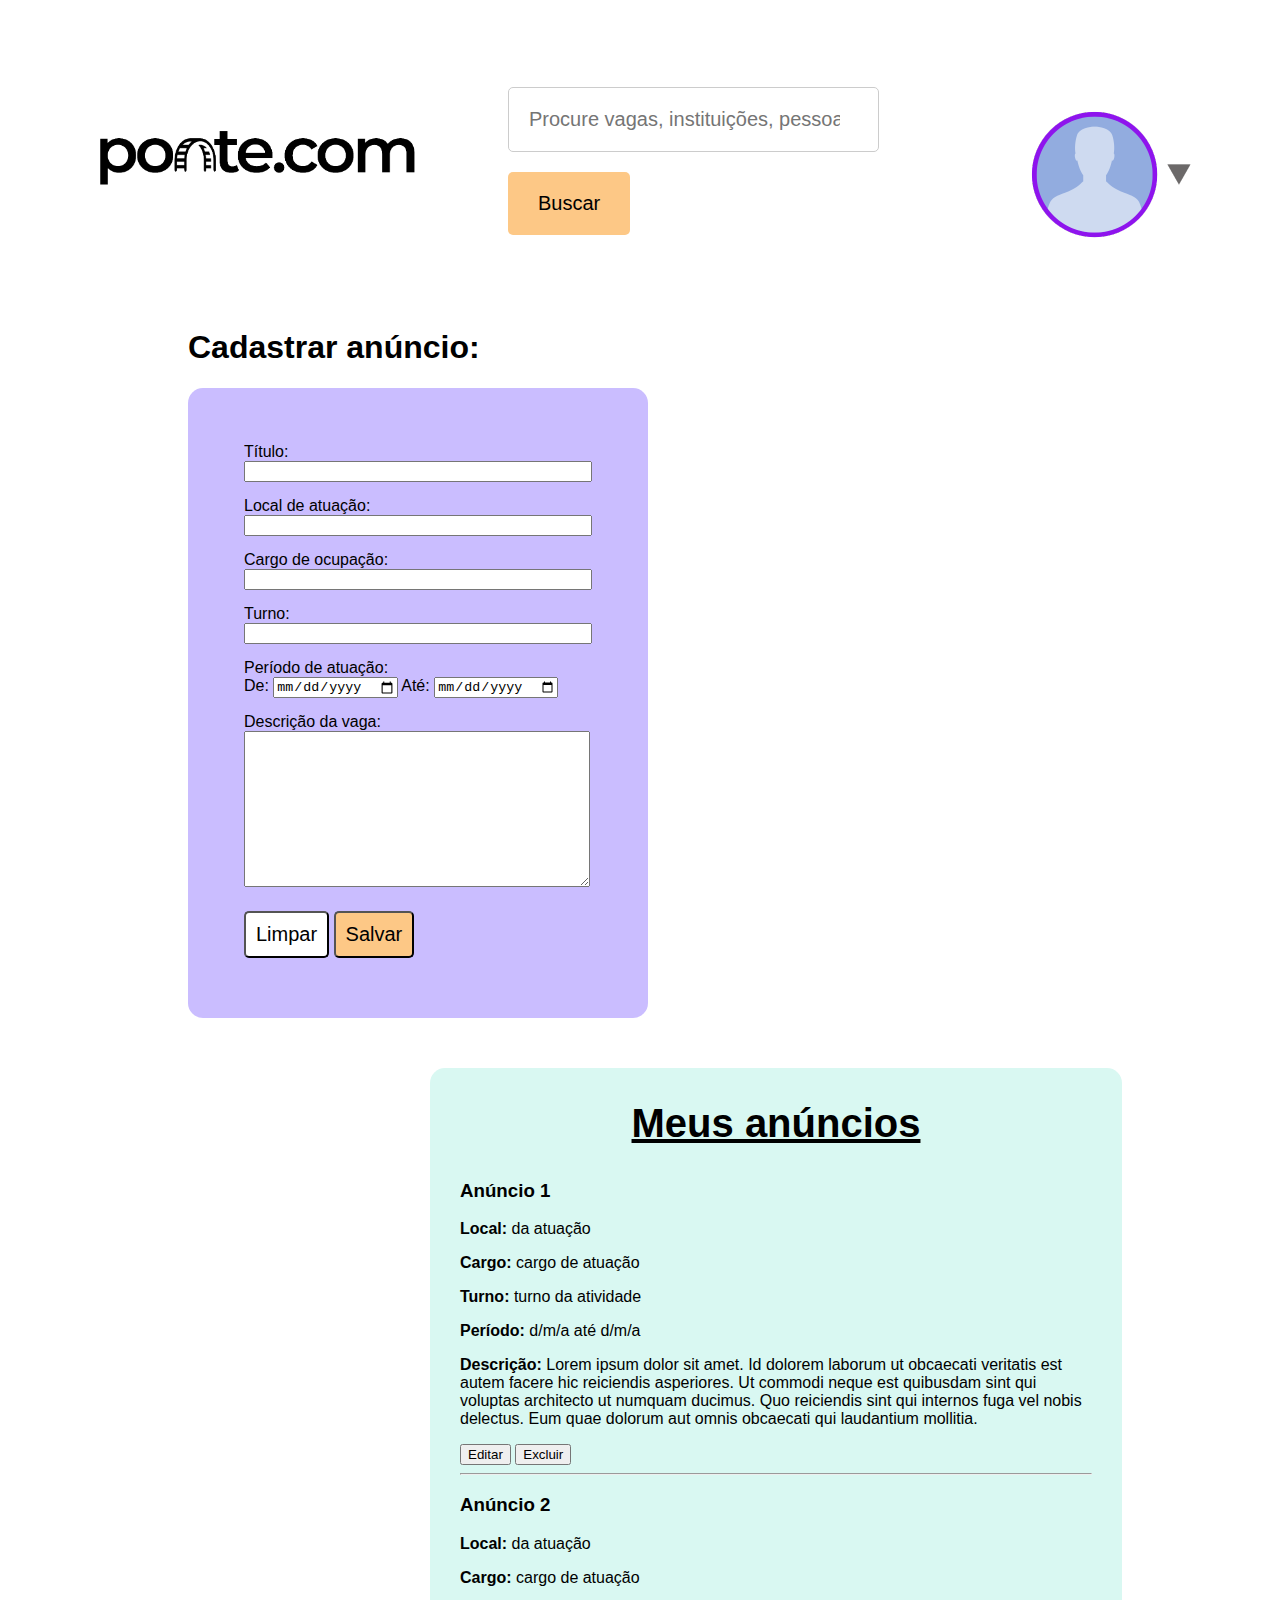
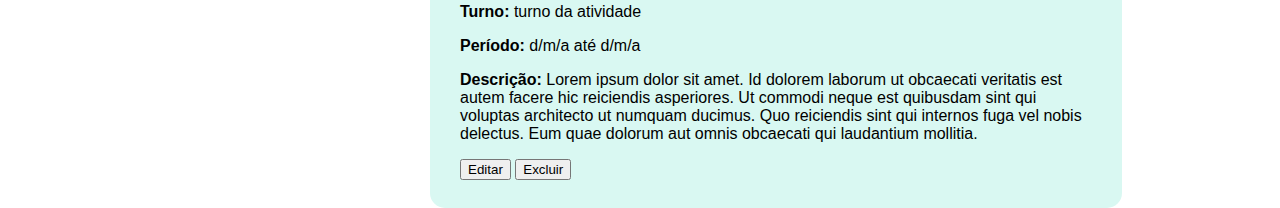
<file: index.html>
<!DOCTYPE html>
<html lang="pt-br">
<head>
    <meta charset="UTF-8">
    <meta http-equiv="X-UA-Compatible" content="IE=edge">
    <meta name="viewport" content="width=device-width, initial-scale=1.0">
    <title>Anúncios de vagas para voluntários</title>
    <link rel="stylesheet" type="text/css" href="css/style.css">
</head>
<body>
    <div class="container">
        <div class="header">
            <img src="img/logo.svg" alt="logotipo ponte.com"> 
            <form class="form" action="/search" method="get">
                <label class="label" for="search"></label>
                <input class="input" type="search" id="search" name="q" placeholder="Procure vagas, instituições, pessoas...">
                <button class="button" type="submit">Buscar</button>
            </form>
                <img src="img/perfil.png" alt="foto de perfil do usuário">
        </div>
        <div class="main-title">
            <h1>Cadastrar anúncio:</h1>
        </div>
        <div class="form-container">
            <form>
                <div class="box-input">
                    <label for="title">Título:</label> <br>
                    <input 
                    type="text" 
                    name="title" 
                    id="title" 
                    class="block" 
                    minlength="1" 
                    maxlength="30">
                </div>
                <div class="box-input">
                    <label for="prince">Local de atuação:</label> <br>
                    <input 
                    type="text" 
                    id="local" 
                    name="local" 
                    class="block">
                </div>
                <div class="box-input">
                    <label for="title">Cargo de ocupação:</label> <br>
                    <input 
                    type="text" 
                    name="office" 
                    id="office" 
                    class="block" 
                    minlength="1" 
                    maxlength="30">
                </div>  
                <div class="box-input">
                    <label for="title">Turno:</label> <br>
                    <input 
                    type="text" 
                    name="shift" 
                    id="shift" 
                    class="block" 
                    minlength="1" 
                    maxlength="30">
                </div> 
                <div class="box-input">
                    <label for="acting-date">Período de atuação:</label><br>
                    De:
                    <input
                    type="date" 
                    name="start-date" 
                    id="start-date" 
                    class="block-date">
                    Até:
                    <input 
                    type="date" 
                    name="end-date" 
                    id="end-date" 
                    class="block-date">
                </div> 
                <div class="box-input">
                    <label for="description">Descrição da vaga:</label><br>
                    <textarea 
                    name="description" 
                    id="description" 
                    class="block" 
                    cols="30" 
                    rows="10"
                    required
                    placeholder="Descreva seu veículo">
                    </textarea>
                </div>
                <input type="submit" class="btn-submit-0" value="Limpar">
                <input type="submit" class="btn-submit-1" value="Salvar">
            </form>
        </div>
        <div class="adverts">
            <h2 class="title-2"><u>Meus anúncios</u></h2>
            <h3>Anúncio 1</h3>
            <p><b>Local:</b> da atuação</p>
            <p><b>Cargo:</b> cargo de atuação</p>
            <p><b>Turno:</b> turno da atividade</p>
            <p><b>Período:</b> d/m/a até d/m/a</p>
            <p><b>Descrição:</b> Lorem ipsum dolor sit amet. Id dolorem laborum ut obcaecati veritatis est autem facere hic reiciendis asperiores. Ut commodi neque est quibusdam sint qui voluptas architecto ut numquam ducimus. Quo reiciendis sint qui internos fuga vel nobis delectus. Eum quae dolorum aut omnis obcaecati qui laudantium mollitia.</p>
            <input type="submit" class="btn-submit-edit" value="Editar">
            <input type="submit" class="btn-submit-delete" value="Excluir">
            <hr>
            <h3>Anúncio 2</h3>
            <p><b>Local:</b> da atuação</p>
            <p><b>Cargo:</b> cargo de atuação</p>
            <p><b>Turno:</b> turno da atividade</p>
            <p><b>Período:</b> d/m/a até d/m/a</p>
            <p><b>Descrição:</b> Lorem ipsum dolor sit amet. Id dolorem laborum ut obcaecati veritatis est autem facere hic reiciendis asperiores. Ut commodi neque est quibusdam sint qui voluptas architecto ut numquam ducimus. Quo reiciendis sint qui internos fuga vel nobis delectus. Eum quae dolorum aut omnis obcaecati qui laudantium mollitia.</p>
            <input type="submit" class="btn-submit-edit" value="Editar">
            <input type="submit" class="btn-submit-delete" value="Excluir">
        </div>          
</body>
</html>
</file>
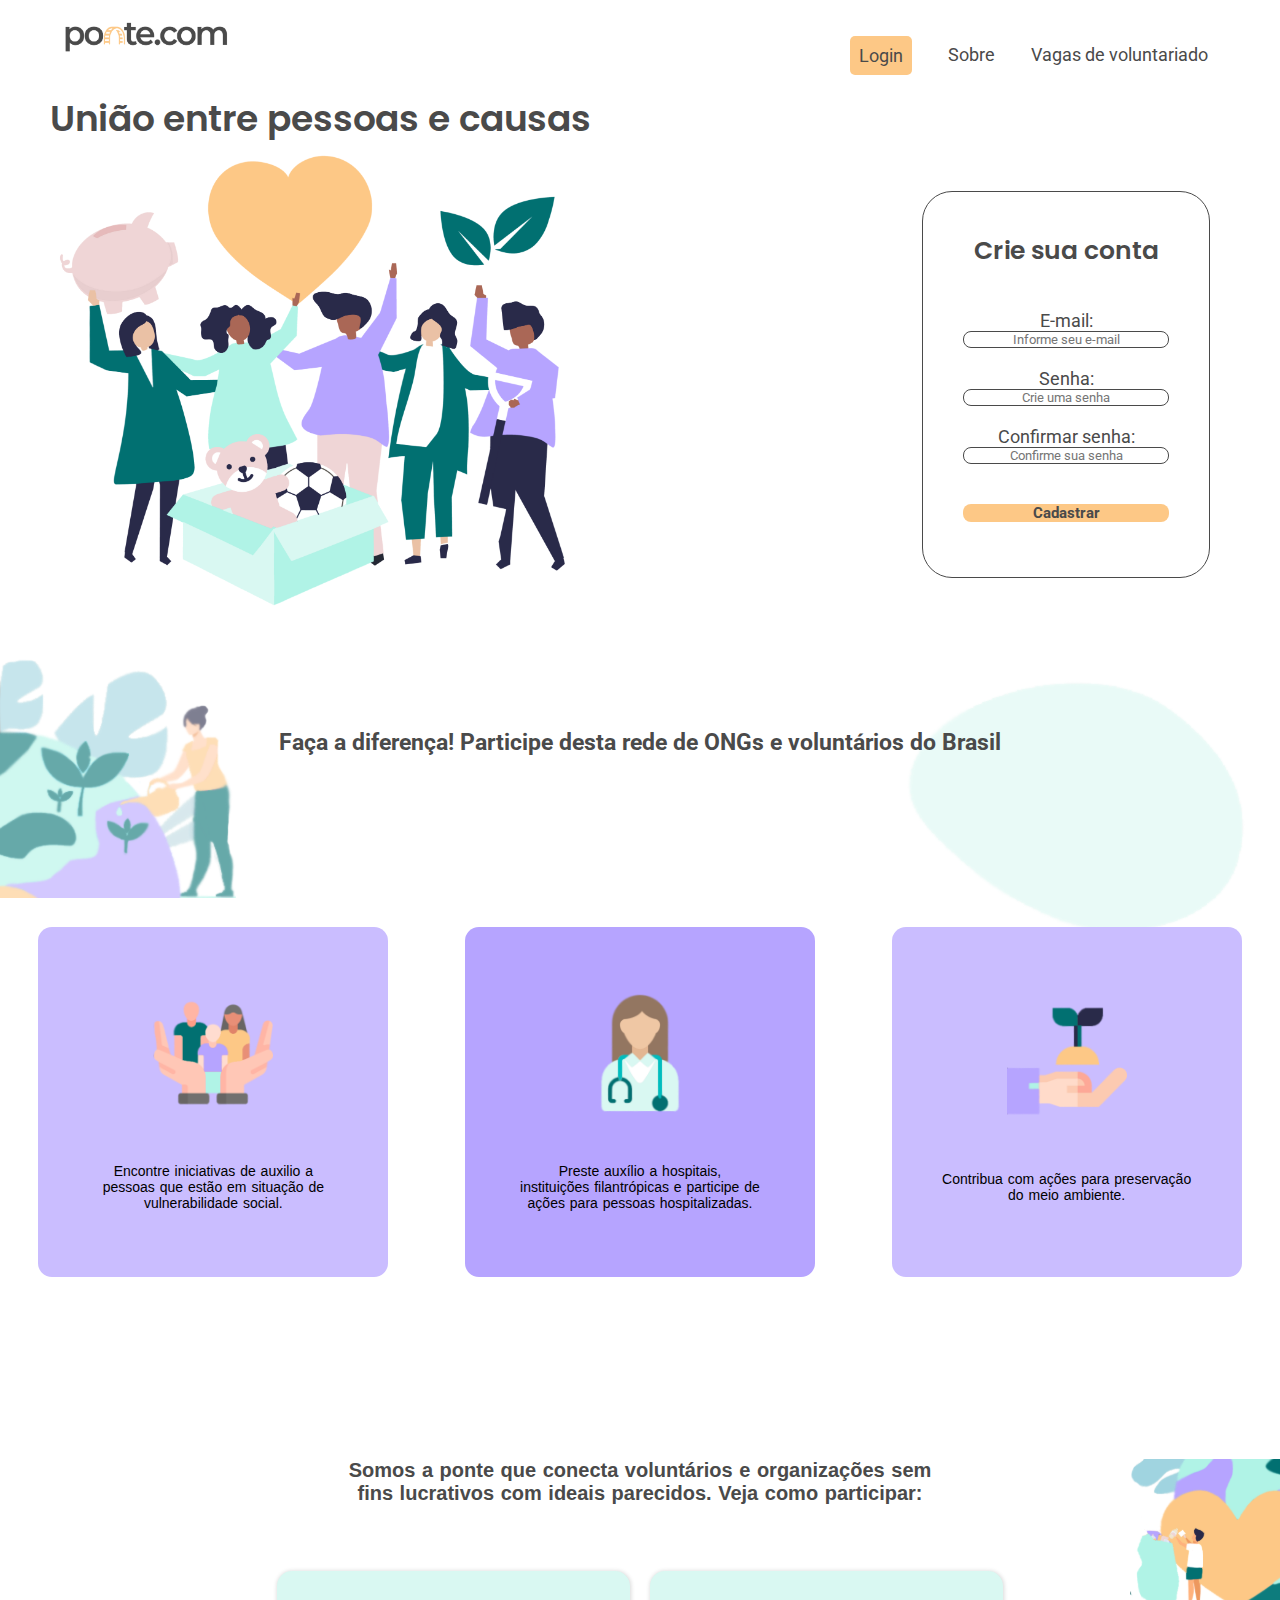
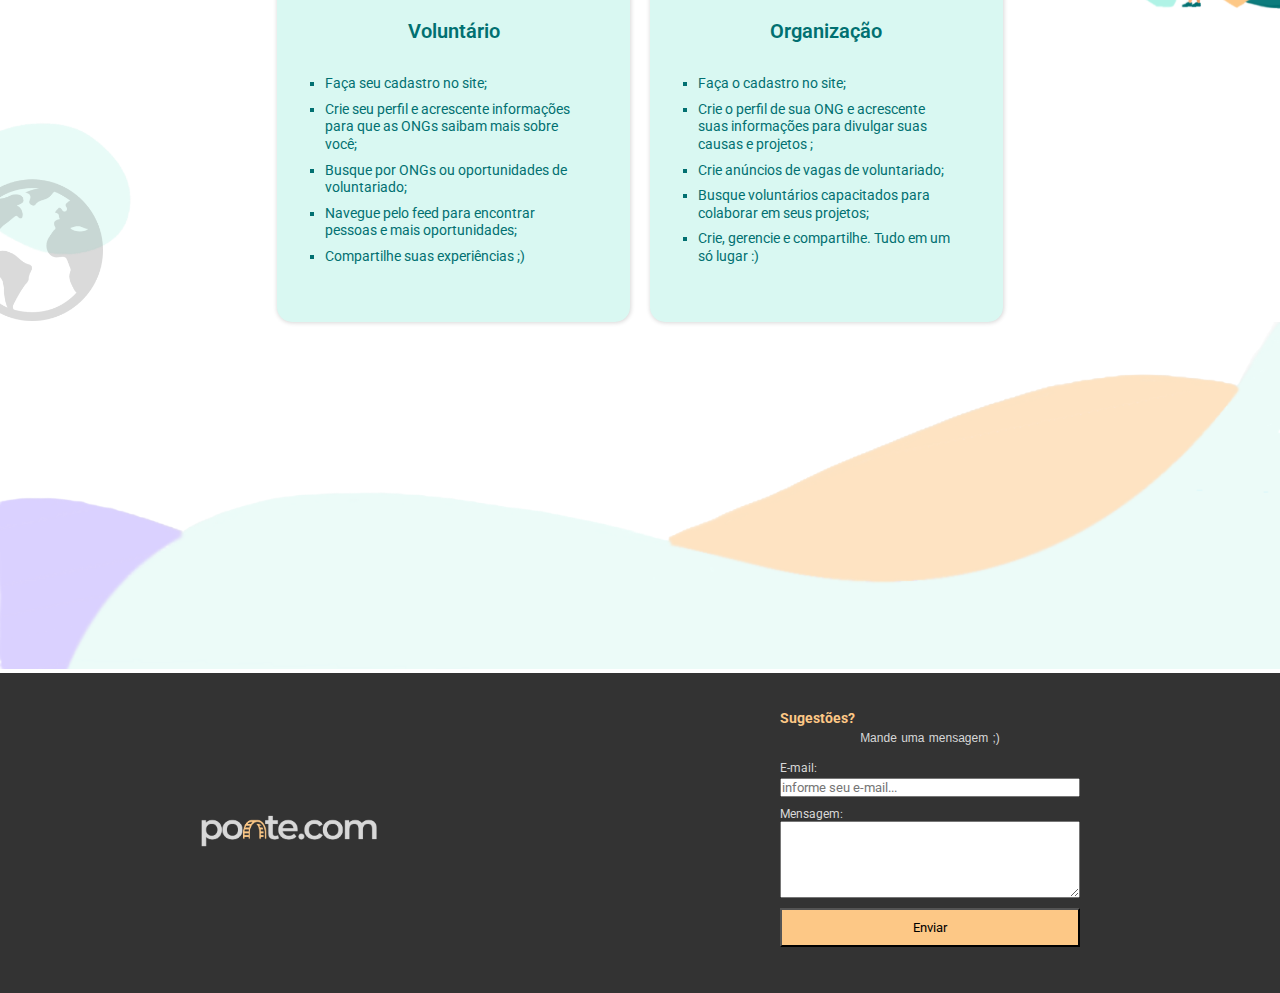
<file: src/index.html>
<!DOCTYPE html>
<html lang="pt">
  <head>
    <meta charset="UTF-8" />
    <meta http-equiv="X-UA-Compatible" content="IE=edge" />
    <meta name="viewport" content="width=device-width, initial-scale=1.0" />
    <link rel="stylesheet" href="css/style.css" />
    <link rel="preconnect" href="https://fonts.googleapis.com" />
    <link rel="preconnect" href="https://fonts.gstatic.com" crossorigin />
    <link
      href="https://fonts.googleapis.com/css2?family=Poppins:wght@400;500;600&family=Roboto&display=swap"
      rel="stylesheet"
    />
    <title>Homepage</title>
  </head>

  <body>
    <header class="wrapper">
      <img src="img/Logo Pontecom Cor.png" alt="Logo do site ponte.com. A letra N da palavra possui formato de ponte." />
      <ul class="wrapper-navbar">
        <li class="wrapper-button-active">Login</li>
        <li class="wrapper-li">Sobre</li>
        <li class="wrapper-li">Vagas de voluntariado</li>
      </ul>
    </header>

    <main class="container">
      <div class="container-image">
        <h1>União entre pessoas e causas</h1>
        <img
          src="img/VETOR Principal.png"
          alt="Imagem de pessoas e elementos que remetem a voluntariado."
        />
      </div>

      <div class="container-card">
        <div class="margin-flexbox">
          <h1>Crie sua conta</h1>
          <form class="container-content">
            <label>E-mail:</label>
            <input type="text" placeholder="Informe seu e-mail" />
            <label>Senha:</label>
            <input type="password" placeholder="Crie uma senha" />
            <label>Confirmar senha:</label>
            <input type="password" placeholder="Confirme sua senha" />
            <button>Cadastrar</button>
          </form>
        </div>
      </div>
    </main>
    <!-- ================================================================================= -->
    <!-- Parte Central Jefferson e Leandro -->
      <section class="section">
        <!-- <div class="container-central"> -->
          <div class="container-superior">
              <div class="texto-superior">
                  <h3>Faça a diferença! Participe desta rede de ONGs e voluntários do Brasil</h3>
              </div>
              <div class="parte-superior">
                <div class="main-superior">
                      <!-- A imagem foi adicionada no CSS como URL -->
                  </div>
                  <div class="aside-superior">
                      <div class="img-right">
                          <img src="img/VetorTinta1.png" alt="mancha de cor azul">
                      </div>
                  </div>
              </div>
          </div>
          <div class="card">
              <div class="card-item">
                  <img src="img/VetorMeio1.png" alt="familia">
                  <p> Encontre iniciativas de auxilio a <br>pessoas que estão em situação de vulnerabilidade social.</p>
              </div>
              <div class="card-item">
                  <img src="img/VetorMeio2.png" alt="mulher">
                  <p> Preste auxílio a hospitais,<br> instituições filantrópicas e participe de <br>ações para pessoas hospitalizadas.</p>
              </div>
              <div class="card-item">
                  <img src="img/VetorMeio3.png" alt="mundo">
                  <p> Contribua com ações para preservação <br>do meio ambiente.</p>
              </div>
          </div>
        </div>
    </section>


    <!-- ================================================================================= -->
    <!-- ================================================================================= -->
    <!-- ================================================================================= -->

    <!-- código Ademir e Thiago a partir daqui -->

  <!-- ================================================================================= -->
  <!-- ================================================================================= -->
    <!-- ================================================================================= -->
    <div id="bottomPlace">

      <!-- seção de instruções(CARDS) -->
      <section id="instructions">
        <div id="principalCall">
          <p>
            Somos a ponte que conecta voluntários e
            organizações sem fins lucrativos com ideais parecidos. Veja como
            participar:
          </p>
        </div>

        <div id="generalContainerOfGreenCards">
          <div class="greenCard">
            <h2>Voluntário</h2>
            <ul>
              <li>Faça seu cadastro no site;</li>
              <li>
                Crie seu perfil e acrescente informações para que as ONGs saibam
                mais sobre você;
              </li>
              <li>Busque por ONGs ou oportunidades de voluntariado;</li>
              <li>
                Navegue pelo feed para encontrar pessoas e mais oportunidades;
              </li>
              <li>Compartilhe suas experiências ;)</li>
            </ul>
          </div>

          <div class="greenCard">
            <h2>Organização</h2>
            <ul>
              <li>Faça o cadastro no site;</li>
              <li>
                Crie o perfil de sua ONG e acrescente suas informações para
                divulgar suas causas e projetos ;
              </li>
              <li>Crie anúncios de vagas de voluntariado;</li>
              <li>
                Busque voluntários capacitados para colaborar em seus projetos;
              </li>
              <li>Crie, gerencie e compartilhe. Tudo em um só lugar :)</li>
            </ul>
          </div>
        </div>
    </div>
  </section>

<!-- decoração do footer -->
        <div id="decFooter">
          <img src="img/decfooter1.png" alt="" id="decFooter">
        </div>

<!-- Footer -->
      <footer>
        <div id="footerContainer">
          <div id="logoFooter">
            <a href="#">
              <img
                src="img/logoCor2.png"
                alt="logo em cor clara"
              />
            </a>
          </div>

          <div id="formFooter">
            <div id="sugestionsFooter">
              <h3>Sugestões?</h3>
              <p>Mande uma mensagem ;)</p>
            </div>

            <form action="mensagem.php">
              <label for="email" title="Informe seu email mais usado">
                E-mail:
              </label>
              <input
                type="email"
                name="email"
                id=""
                placeholder="informe seu e-mail..."
              />

              <label for="message">Mensagem:</label>
              <textarea
                type="textarea"
                name="message"
                title="Mensagem"

                cols="30"
                rows="5"
                placeholder="escreva aqui sua mensagem..."
              >
              </textarea>

              <input
                type="submit"
                value="Enviar"
                name="enviar"
                class="btnLight"
              />
            </form>
          </div>
        </div>
      </footer>
          <!-- ================================================================================= -->
    <!-- ================================================================================= -->
    <!-- ================================================================================= -->

    <!-- Término do código de Ademir e Thiago aqui -->

  <!-- ================================================================================= -->
  <!-- ================================================================================= -->
    <!-- ================================================================================= -->
  </body>
</html>
</file>
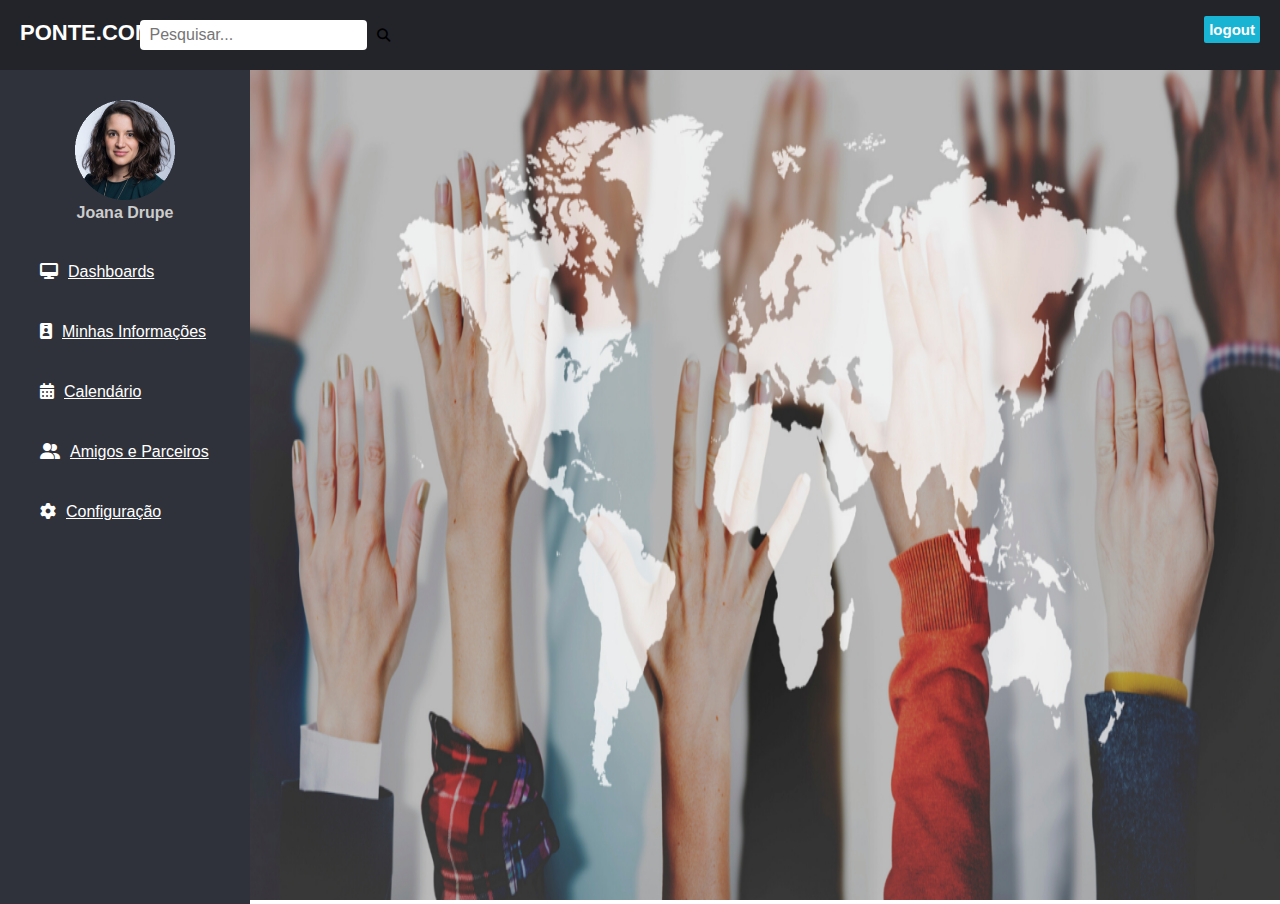
<file: dasboard.html>
<!DOCTYPE html>
<html lang="pt-br">
<head>
    <meta charset="UTF-8">
    <meta http-equiv="X-UA-Compatible" content="IE=edge">
    <meta name="viewport" content="width=device-width, initial-scale=1.0">
    <link rel="stylesheet" href="dasborad.css">
    <link rel="stylesheet" href="https://cdnjs.cloudflare.com/ajax/libs/font-awesome/6.4.0/css/all.min.css">
    <title>Dashboard</title>
</head>
    <body>
        <!-- Toda parte á cima da foto de perfil. -->
        <input type="checkbox" id="check">
        <header>
            <label for="check">
                <i class="fa-solid fa-bars" id="sidebar-btn"></i>
            </label>
                <div class="left-area"> <!-- Segnifica que essa parte vai ficar na esquerda. -->
                    <h3>Ponte<sp-an>.com</span></h3>
                </div>
                <div class="right-area"> <!-- Segnifica que essa parte vai ficar na direita. -->
                    <a href="#" class="logout-btn">logout</a>
                </div>
                <div>
                    <form>
                        <input type="text" name="search" placeholder="Pesquisar...">
                        <button type="submit"><i class="fas fa-search"></i></button>
                    </form>
                </div>
        </header>
        <!-- Fechamento da parte de cima da tela. -->
                <div class="sidebar"><!-- Aqui se inicia a barra lateral junto com a foto de perfil. -->
                <center>
                    <img src="./docs/img/JoanaDrupe.png" class="foto-de-perfil" alt="#">
                    <h4> Joana Drupe</h4>
                </center>
                    <a href="#"><i class="fas fa-desktop"></i><span>Dashboards</span></a>
                    <a href="#"><i class="fas fa-id-badge"></i></i><span>Minhas Informações</span></a>
                    <a href="#"><i class="fas fa-calendar-days"></i><span>Calendário</span></a>
                    <a href="#"><i class="fas fa-user-group"></i><span>Amigos e Parceiros</span></a>
                    <a href="#"><i class="fas fa-gear"></i><span>Configuração</span></a>
                </div><!-- Fechamento da barra lateral inteira com a foto de perfil. -->
                <div class="content">
                    <img src="./docs/img/banner.png" class="banner-de-fundo" alt="#" width="100%" height="100%">
                </div>
    </body>
</html>
</file>
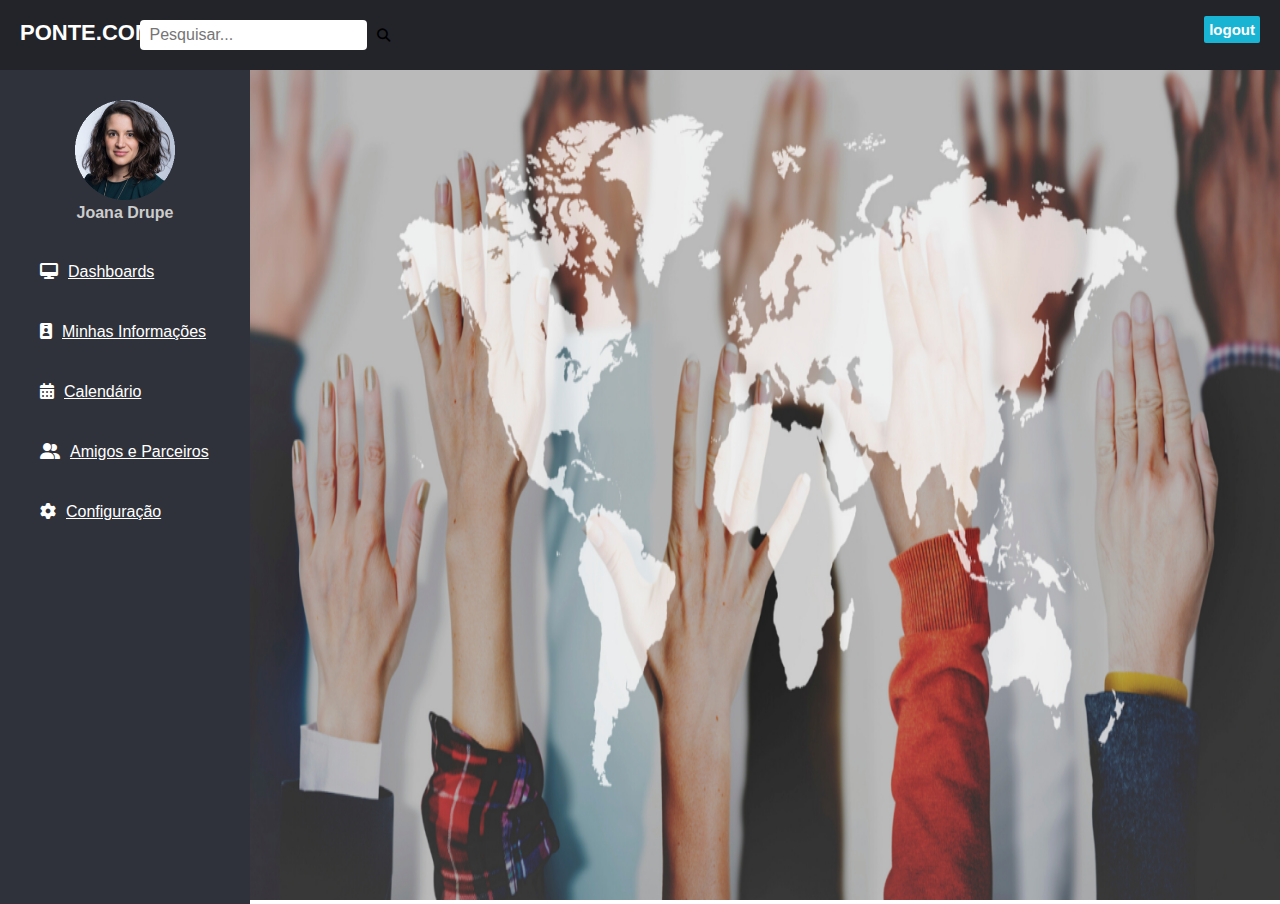
<file: src/dasboard.html>
<!DOCTYPE html>
<html lang="pt-br">
<head>
    <meta charset="UTF-8">
    <meta http-equiv="X-UA-Compatible" content="IE=edge">
    <meta name="viewport" content="width=device-width, initial-scale=1.0">
    <link rel="stylesheet" href="dasborad.css">
    <link rel="stylesheet" href="https://cdnjs.cloudflare.com/ajax/libs/font-awesome/6.4.0/css/all.min.css">
    <title>Dashboard</title>
</head>
    <body>
        <!-- Toda parte á cima da foto de perfil. -->
        <input type="checkbox" id="check">
        <header>
            <label for="check">
                <i class="fa-solid fa-bars" id="sidebar-btn"></i>
            </label>
                <div class="left-area"> <!-- Segnifica que essa parte vai ficar na esquerda. -->
                    <h3>Ponte<sp-an>.com</span></h3>
                </div>
                <div class="right-area"> <!-- Segnifica que essa parte vai ficar na direita. -->
                    <a href="#" class="logout-btn">logout</a>
                </div>
                <div>
                    <form>
                        <input type="text" name="search" placeholder="Pesquisar...">
                        <button type="submit"><i class="fas fa-search"></i></button>
                    </form>
                </div>
        </header>
        <!-- Fechamento da parte de cima da tela. -->
                <div class="sidebar"><!-- Aqui se inicia a barra lateral junto com a foto de perfil. -->
                <center>
                    <img src="/docs/img/JoanaDrupe.png" class="foto-de-perfil" alt="#">
                    <h4> Joana Drupe</h4>
                </center>
                    <a href="#"><i class="fas fa-desktop"></i><span>Dashboards</span></a>
                    <a href="#"><i class="fas fa-id-badge"></i></i><span>Minhas Informações</span></a>
                    <a href="#"><i class="fas fa-calendar-days"></i><span>Calendário</span></a>
                    <a href="#"><i class="fas fa-user-group"></i><span>Amigos e Parceiros</span></a>
                    <a href="#"><i class="fas fa-gear"></i><span>Configuração</span></a>
                </div><!-- Fechamento da barra lateral inteira com a foto de perfil. -->
                <div class="content">
                    <img src="/docs/img/banner.png" class="banner-de-fundo" alt="#" width="100%" height="100%">
                </div>
    </body>
</html>
</file>
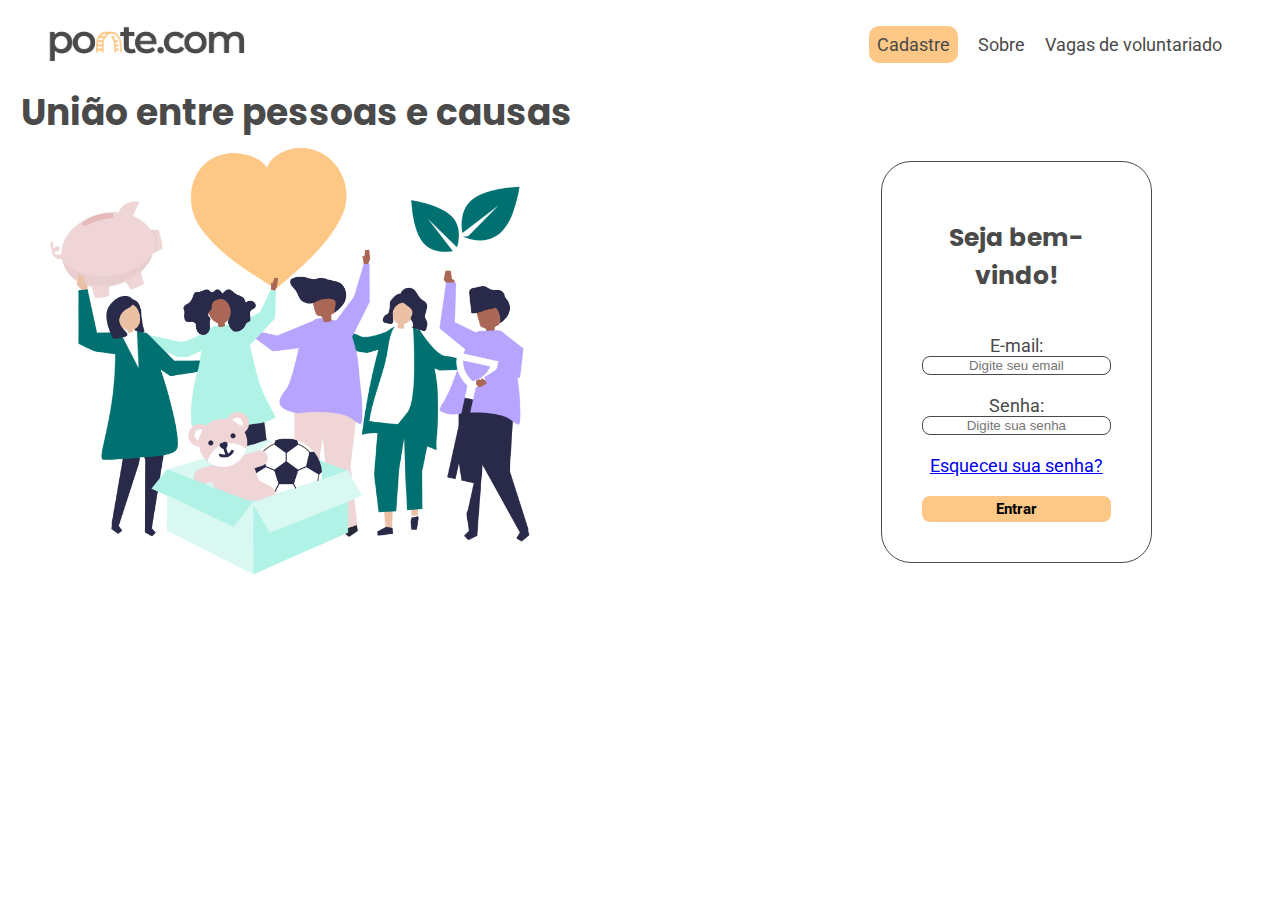
<file: src/pagina-login.html>
<!DOCTYPE html>
<html lang="pt">
  <head>
    <meta charset="UTF-8" />
    <meta http-equiv="X-UA-Compatible" content="IE=edge" />
    <meta name="viewport" content="width=device-width, initial-scale=1.0" />
    <link rel="stylesheet" href="pagina-login.css" />
    <link rel="preconnect" href="https://fonts.googleapis.com" />
    <link rel="preconnect" href="https://fonts.gstatic.com" crossorigin />
    <link
      href="https://fonts.googleapis.com/css2?family=Poppins:wght@400;500;600&family=Roboto&display=swap"
      rel="stylesheet"
    />
    <title>Homepage</title>
  </head>

  <body>
    <header class="wrapper">
      <img
        src="img/Logo Pontecom Cor.png"
        alt=""
      />
      <ul class="wrapper-navbar">
        <li class="wrapper-button-active">Cadastre</li>
        <li class="wrapper-li">Sobre</li>
        <li class="wrapper-li">Vagas de voluntariado</li>
      </ul>
    </header>
    <main class="container">
      <div class="container-image">
        <h1>União entre pessoas e causas</h1>
        <img
          src="img/VETOR Principal.png"
          alt="#PraCegoVer Imagem de pessoas compartilhando um momento feliz"
        />
      </div>
      <div class="container-card">
        <div class="margin-flexbox">
          <h1>Seja bem-vindo!</h1>
          <form class="container-content">
            <label>E-mail:</label>
            <input type="text" name="Email" placeholder="Digite seu email" />
            <label>Senha:</label>
            <input type="password" name="Senha" placeholder="Digite sua senha" />
            <a href="#">Esqueceu sua senha?</a>
            <button>Entrar</button>
            
          </form>
        </div>
      </div>
    </main>
  </body>
</html>
</file>
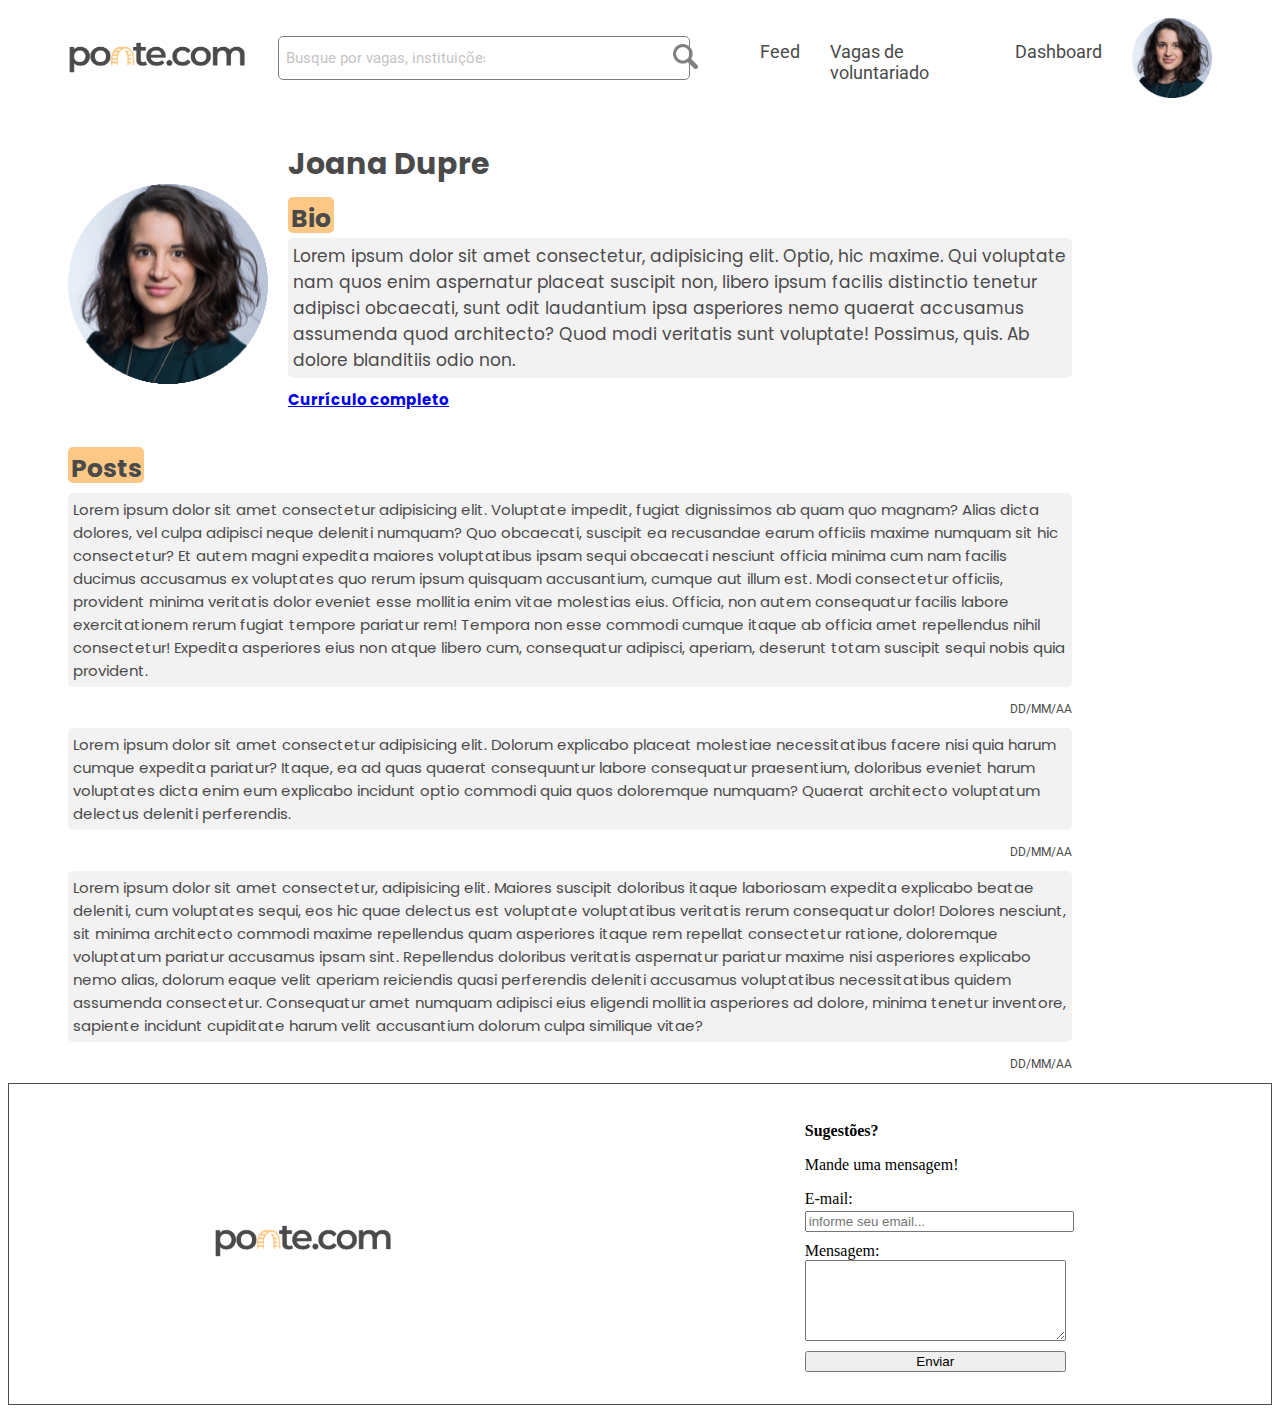
<file: src/pagina-perfil.html>
<!DOCTYPE html>
<html lang="en">
  <head>
    <meta charset="UTF-8" />
    <meta http-equiv="X-UA-Compatible" content="IE=edge" />
    <meta name="viewport" content="width=device-width, initial-scale=1.0" />
    <link rel="stylesheet" href="pagina-perfil-style.css" />
    <link rel="preconnect" href="https://fonts.googleapis.com" />
    <link rel="preconnect" href="https://fonts.gstatic.com" crossorigin />
    <link
      href="https://fonts.googleapis.com/css2?family=Poppins:wght@400;500;600&family=Roboto&display=swap"
      rel="stylesheet"
    />
    <title>Perfil Voluntario</title>
  </head>
  <body>
    <header class="wrapper">
      <img
        src="img/Logo Pontecom Cor.png"
        alt="Logo do site ponte.com. A letra N da palavra possui formato de ponte."
      />

      <div class="wrapper-search">
        <input
          type="text"
          class="wrapper-search-txt"
          placeholder="Busque por vagas, instituições ou pessoas"
        />
        <button class="wrapper-search-button">
          <img src="img/search-icon.png" alt="Buscar..." />
        </button>
      </div>

      <ul class="wrapper-navbar">
        <li class="wrapper-li">Feed</li>
        <li class="wrapper-li">Vagas de voluntariado</li>
        <li class="wrapper-li">Dashboard</li>
      </ul>

      <img
        src="img/foto-perfil.png"
        class="wrapper-foto"
        alt="Foto de perfil do usuário."
      />
    </header>

    <main>
      <div class="cabecalho">
        <img src="img/foto-perfil.png" alt="Foto de pefil do usuário." />
        <div class="cabecalho-texto">
          <h1>Joana Dupre</h1>
          <h2>Bio</h2>
          <p>
            Lorem ipsum dolor sit amet consectetur, adipisicing elit. Optio, hic
            maxime. Qui voluptate nam quos enim aspernatur placeat suscipit non,
            libero ipsum facilis distinctio tenetur adipisci obcaecati, sunt
            odit laudantium ipsa asperiores nemo quaerat accusamus assumenda
            quod architecto? Quod modi veritatis sunt voluptate! Possimus, quis.
            Ab dolore blanditiis odio non.
          </p>
          <h3><a href="https://www.linkedin.com/">Currículo completo</a></h3>
        </div>
      </div>

      <div class="posts">
        <h2>Posts</h2>
        <p class="individual-post">
          Lorem ipsum dolor sit amet consectetur adipisicing elit. Voluptate
          impedit, fugiat dignissimos ab quam quo magnam? Alias dicta dolores,
          vel culpa adipisci neque deleniti numquam? Quo obcaecati, suscipit ea
          recusandae earum officiis maxime numquam sit hic consectetur? Et autem
          magni expedita maiores voluptatibus ipsam sequi obcaecati nesciunt
          officia minima cum nam facilis ducimus accusamus ex voluptates quo
          rerum ipsum quisquam accusantium, cumque aut illum est. Modi
          consectetur officiis, provident minima veritatis dolor eveniet esse
          mollitia enim vitae molestias eius. Officia, non autem consequatur
          facilis labore exercitationem rerum fugiat tempore pariatur rem!
          Tempora non esse commodi cumque itaque ab officia amet repellendus
          nihil consectetur! Expedita asperiores eius non atque libero cum,
          consequatur adipisci, aperiam, deserunt totam suscipit sequi nobis
          quia provident.
        </p>
        <p class="dt-post">DD/MM/AA</p>
        <p class="individual-post">
          Lorem ipsum dolor sit amet consectetur adipisicing elit. Dolorum
          explicabo placeat molestiae necessitatibus facere nisi quia harum
          cumque expedita pariatur? Itaque, ea ad quas quaerat consequuntur
          labore consequatur praesentium, doloribus eveniet harum voluptates
          dicta enim eum explicabo incidunt optio commodi quia quos doloremque
          numquam? Quaerat architecto voluptatum delectus deleniti perferendis.
        </p>
        <p class="dt-post">DD/MM/AA</p>
        <p class="individual-post">
          Lorem ipsum dolor sit amet consectetur, adipisicing elit. Maiores
          suscipit doloribus itaque laboriosam expedita explicabo beatae
          deleniti, cum voluptates sequi, eos hic quae delectus est voluptate
          voluptatibus veritatis rerum consequatur dolor! Dolores nesciunt, sit
          minima architecto commodi maxime repellendus quam asperiores itaque
          rem repellat consectetur ratione, doloremque voluptatum pariatur
          accusamus ipsam sint. Repellendus doloribus veritatis aspernatur
          pariatur maxime nisi asperiores explicabo nemo alias, dolorum eaque
          velit aperiam reiciendis quasi perferendis deleniti accusamus
          voluptatibus necessitatibus quidem assumenda consectetur. Consequatur
          amet numquam adipisci eius eligendi mollitia asperiores ad dolore,
          minima tenetur inventore, sapiente incidunt cupiditate harum velit
          accusantium dolorum culpa similique vitae?
        </p>
        <p class="dt-post">DD/MM/AA</p>
      </div>
    </main>

    <footer>
      <div id="footerContainer">
        <div id="logoFooter">
          <a href="#">
            <img src="img/Logo Pontecom Cor.png" alt="logo em cor clara" />
          </a>
        </div>

        <div id="formFooter">
          <div id="sugestionsFooter">
            <h3>Sugestões?</h3>
            <p>Mande uma mensagem!</p>
          </div>

          <form action="mensagem.php">
            <label for="email" title="Informe seu email mais usado">
              E-mail:
            </label>
            <input
              type="email"
              name="email"
              id=""
              placeholder="informe seu email..."
            />

            <label for="message">Mensagem:</label>
            <textarea
              type="textarea"
              name="message"
              title="Mensagem"
              id=""
              cols="30"
              rows="5"
              placeholder="escreva aqui sua mensagem..."
            >
            </textarea>

            <input
              type="submit"
              value="Enviar"
              name="enviar"
              class="btnLight"
            />
          </form>
        </div>
      </div>
    </footer>
  </body>
</html>
</file>
<file: css/style.css>
html{
    font-family: Arial, Helvetica, sans-serif;
    background-color: #fff;
}

.container .header{
    display: flex;
    max-width: 1700px;
    margin-left: auto;
    margin-right: auto;
    position: relative;
    background-color: #FFF;
    justify-content: space-between;
    align-content: space-between;
    align-items: center;
}
.form{
    width: 100%;
    margin: 0 auto;
    padding: 0px;
    background-color: #fff;
    }
.label{
    display: block;
    margin-bottom: 5px;
    font-weight: bold;   
    }
.input{
    width: 80%;
    padding: 20px;
    margin-bottom: 20px;
    border-radius: 5px;
    border: 1px solid #ccc;
    font-size: 20px;   
}
.button{
    background-color: #FDC886;
    color: rgb(0, 0, 0);
    padding: 20px 30px;
    border: none;
    border-radius: 5px;
    font-size: 20px;
    cursor: pointer;   
}
.main-title{
    margin-left: 180px;
    max-width: 400px;
}
.form-container{
    display: flex;
    float: left;
    width: 50%;
    background-color: #CABDFF;
    max-width: 400px;
    margin-left: 180px;
    margin-bottom: 50px;
    border-radius: 15px;
    padding: 40px 30px;
    justify-content: center;
    align-items: center;
} 
.box-input{
    margin-top: 15px;  
}
.block{
    width: 340px;   
}
.btn-submit-0{
    background-color: #fff;
    font-size: 20px;
    margin: 20px 0 ;
    border-radius: 5px;
    padding: 10px;
}
.btn-submit-1{
    background-color: #FDC886;
    font-size: 20px;
    margin: 20px 0 ;
    border-radius: 5px;
    padding: 10px;
}
.title-2{
    font-size: 40px;
    text-align: center;
    
}
.adverts{
    float: right;
    width: 50%;
    margin-right: 150px;
    background-color: #D9F8F2;
    flex-direction: column;
    padding: 0px 30px;
    border-radius: 15px;
    height: 740px; 
    overflow-y: scroll; 
}
</file>
<file: src/css/style.css>
/* fontes e variáveis da parte Ademir e Thiago*/
@import url("https://fonts.googleapis.com/css2?family=Poppins:ital,wght@0,400;0,500;0,600;0,700;1,400;1,500;1,600;1,700&family=Roboto:ital,wght@0,400;0,500;0,700;1,400;1,500;1,700&display=swap");

* {
  margin: 0;
  padding: 0;
  box-sizing: border-box;
  text-decoration: none;
  font-family: var(--fontSecondary);
}

:root {
  --lightColor: #d8d8d8;
  --darkColor: #333;
  --titleColorDark: #4a4a4a;
  --titleColorLight: #fdc886;
  --fontPrimary: "Poppins", sans-serif;
  --fontSecondary: "Roboto", sans-serif;
  --smallFontSize: 12px;
  --mediumFontSize: 14px;
  --largeFontSize: 16px;
  --titleFontSize: 20px;
  --textCallsWeight: 600;
}

/* INÍCIO PARTE SUPERIOR /*

/* HEADER CSS */
.wrapper {
  display: flex;
  flex-direction: row;
  justify-content: space-between;
  align-items: center;
  margin-bottom: 1em;
}

.wrapper img {
  width: 13%;
  margin-left: 4em;
}

.wrapper .wrapper-navbar {
  display: flex;
  flex-direction: row;
  margin-top: 2em;
  margin-right: 4em;
  list-style: none;
  font-family: Roboto;
  color: #4a4a4a;
  font-size: 18px;
}

.wrapper .wrapper-navbar .wrapper-button-active {
  background-color: #fdc886;
  padding: 0.5em;
  border-radius: 5px;
}

.wrapper .wrapper-navbar .wrapper-li {
  margin-left: 2em;
  margin-top: 8px;
}

.wrapper .wrapper-navbar .wrapper-button-active:hover {
  color: black;
}

.wrapper .wrapper-navbar .wrapper-li:hover {
  background: white;
  color: #fdc886;
}

/* CONTENT CSS */
.container {
  display: flex;
  flex-direction: row;
  margin-left: 0em;
}

.container .container-image {
  display: flex;
  flex-direction: column;
  width: 55%;
}

.container .container-image h1 {
  text-align: center;
  font-family: Poppins;
  font-weight: var(--textCallsWeight);
  font-size: 36px;
  color: #4a4a4a;
  margin-bottom: -1em;
}

.container .container-card {
  display: flex;
  flex-direction: column;
  width: 45%;
  margin: 6em 4em 8em 13em;
  padding: 0.5em;
  border: 1px solid #4a4a4a;
  border-radius: 30px;
  text-align: center;
}

.container .container-card h1 {
  font-family: Poppins;
  font-weight: var(--textCallsWeight);
  color: #4a4a4a;
  font-size: 25px;
  margin-bottom: 2em;
}

.container .container-card .container-content {
  display: flex;
  flex-direction: column;
  font-family: Roboto;
  font-weight: Medium;
  font-size: 18px;
  color: #4a4a4a;
}

input[type="text"],
[type="password"] {
  border: 1px solid #4a4a4a;
  border-radius: 8px;
  margin-bottom: 2em;
  text-align: center;
}

.container .container-card .container-content button {
  font-family: Roboto;
  font-weight: Medium;
  font-size: 15px;
  font-family: Roboto;
  font-weight: Bold;
  font-size: 15px;
  background: #fdc886;
  color: #4a4a4a;
  border: none;
  border-radius: 8px;
  margin-top: 1.5em;
}

.container .container-card .container-content button:hover {
  color: black;
}

/* UTILS CLASSNAMES */
.margin-flexbox {
  margin: 2em;
}

/* CONTENT CSS */
.container {
  display: flex;
  flex-direction: row;
  margin-top: 0px;
}

.container .container-image {
  display: flex;
  flex-direction: column;
  width: 55%;
  margin-left: -32px;
}

.container .container-image h1 {
  text-align: center;
  font-family: Poppins;
  font-weight: Medium;
  font-size: 36px;
  color: #4a4a4a;
  margin-bottom: -30px;
}

.container .container-card {
  display: flex;
  flex-direction: column;
  width: 45%;
  margin: 100px 70px 50px 250px;
  padding: 20px;
  border: 1px solid #4a4a4a;
  border-radius: 30px;
  text-align: center;
}

.container .container-card h1 {
  font-family: Poppins;
  font-weight: Medium;
  color: #4a4a4a;
  font-size: 25px;
  margin-bottom: 40px;
}

.container .container-card .container-content {
  display: flex;
  flex-direction: column;
  font-family: Roboto;
  font-weight: Medium;
  font-size: 18px;
  color: #4a4a4a;
}

input[type="text"],
[type="password"] {
  border: 1px solid #4a4a4a;
  border-radius: 8px;
  margin-bottom: 20px;
}

.container .container-card .container-content button {
  font-family: Roboto;
  font-weight: Medium;
  font-size: 15px;
  font-family: Roboto;
  font-weight: Bold;
  font-size: 15px;
  background: #fdc886;
  color: #4a4a4a;
  border: none;
  border-radius: 8px;
  margin-top: 20px;
}

.container .container-card .container-content button:hover {
  color: black;
}

/* UTILS CLASSNAMES */
.margin-flexbox {
  margin: 20px;
}

/* <!-- ================================================================================= -->
    <!-- ================================================================================= -->
    <!-- ================================================================================= --> */

/* Inicio parte central homepage Jefferson e Leandro*/

.container-superior {
  position: relative;
  /* bottom: 0em; */
  text-align: center;
}

.parte-superior {
  background-image: url(../img/VetorLateral1\ ParteSuperior.png);
  background-repeat: no-repeat;
  padding: 0px;
  margin: 0px;
  opacity: 60%;
  background-size: 300px;
  background-position: left 0px;
}

.texto-superior {
  font-size: 20px;
  position: relative;
  z-index: 1;
  color: #4a4a4a;
  bottom: -5em;
  font-family: "Poppins", sans-serif;
  margin-top: 0px;
}

.container-superior .img-right {
  opacity: 90%;
  z-index: 0;
  display: grid;
  justify-content: right;
}

p {
  text-align: center;
  font-family: sans-serif;
  font-size: 14px;
  word-spacing: 1px;
  width: 300px;
}

.card {
  /* alinhamento dos card */
  margin-bottom: 150px;
  display: flex;
  position: relative;
  bottom: 2em;
  justify-content: space-around;
  height: 350px;
  padding: 0em;
  flex-wrap: nowrap;
  flex-direction: row;
  align-content: space-between;
}

.card-item {
  display: flex;
  flex-direction: column;
  justify-content: center;
  align-items: center;
  text-align: center;
  background-color: #cabdff;
  width: 350px;
  transition: 0.5s;
  border-radius: 14px;
  padding: 100px;
}

.card-item img {
  margin-bottom: 50px;
  width: 80%;
  height: 80%;
}

.card-item:nth-child(2) {
  background-color: #b6a4ff;
}

.section .card-item:hover {
  background-color: #8b73eb;
}

/* @media (max-width: 720px) {
  body,
  html {
    width: 100%;
    align-items: center;
  }

  .img-right {
    display: none;
  }

  .card {
    height: 70em;
  }
}

@media (max-width: 414px) {
  body,
  html {
    width: 100%;
    align-items: center;
  }

  .card {
    height: 70em;
  }
}

@media (max-width: 320px) {
  body,
  html {
    width: 100%;
    align-items: center;
  }

  .card {
    height: 70em;
  }
} */
/* Fim parte central homepage */

/* <!-- ================================================================================= -->
    <!-- ================================================================================= -->
    <!-- ================================================================================= --> */

/* estilos da parte de baixo da homepage Ademir e Thiago */

/* ================================================================= */
/* ================================================================ */

.btnLight {
  padding: 10px 20px;
  background-color: var(--titleColorLight);
}

.primaryText {
  color: var(--titleColorLight);
}

/* imagens de decoração do background */
#bottomPlace {
  background-image: url(../img/VetorLateral1ParteInferior.png),
    url(../img/decoration2.png);
  background-repeat: no-repeat, no-repeat;
  background-size: 150px, 150px;
  background-position: right -100px, left 250px;
}
#bottomPlace img {
  margin-bottom: -10px;
  width: 100%;
}

#instructions {
  font-family: var(--fontPrimary);
}
#instructions p {
  color: var(--titleColorDark);
  width: 48%;
  margin: 20px auto 50px auto;
  text-align: center;
  font-size: var(--titleFontSize);
  font-weight: 600;
}
#instructions #generalContainerOfGreenCards {
  display: grid;
  grid-template-columns: 0.28fr 0.28fr;
  gap: 20px;
  justify-content: center;
}
#instructions .greenCard {
  background-color: #d9f8f2;
  color: #017071;
  padding: 3rem 3rem;
  height: auto;
  border-radius: 15px;
  /* margin-bottom: 1rem; */
  margin-top: 1rem;
  box-shadow: 0.8px 0.8px 4px var(--lightColor);
}
#instructions .greenCard h2 {
  font-size: 20px;
  font-weight: var(--textCallsWeight);
  color: #017071;
  margin-bottom: 2rem;
  text-align: center;
}
#instructions .greenCard ul li {
  font-size: 14px;
  margin-bottom: 0.5rem;
  list-style: square;
  line-height: 1.1rem;
}

#decFooter img {
  opacity: 0.5;
  width: 100%;
}
footer {
  height: 20rem;
  background: var(--darkColor);
  color: var(--lightColor);
}
footer #footerContainer {
  height: 20rem;
  font-family: var(--fontSecondary);
  display: flex;
  justify-content: space-around;
  align-items: center;
}
footer #footerContainer #logoFooter img {
  width: 180px;
}
footer #footerContainer #formFooter {
  font-size: var(--smallFontSize);
}
footer #footerContainer #formFooter form {
  display: flex;
  flex-direction: column;
}
footer #footerContainer #formFooter #sugestionsFooter {
  margin-bottom: 1rem;
}
footer #footerContainer #formFooter #sugestionsFooter h3 {
  font-size: var(--mediumFontSize);
  margin-bottom: 5px;
  color: var(--titleColorLight);
}
footer #footerContainer #formFooter #sugestionsFooter p {
  font-size: var(--smallFontSize);
}
footer #footerContainer #formFooter input[type="email"] {
  width: 100%;
  margin: 3px auto 10px auto;
}
/* footer #footerContainer #formFooter input[type="textarea"] {
  height: 100px;
  text-align: initial;
} */

footer #footerContainer #formFooter textarea {
  text-align: start;
}
footer #footerContainer #formFooter input[type="submit"] {
  margin: 10px auto 10px auto;
  width: 100%;
} /*# sourceMappingURL=style.css.map */

/* ================================================================= */
/* ================================================================ */

/* estilos da parte de baixo da homepage Ademir e Thiago */

/* ================================================================= */
/* ================================================================ */
</file>
<file: dasborad.css>
body{
    margin: 0;
    padding: 0;
    font-family: "roboto", sans-serif;
}
/* Toda a parte de cima do site onde está "ponte.com */
header{
    position: fixed;
    background:  #22242A;
    padding: 20px;
    width: 100%;
    height: 30px;
}
/* fim da parte de cima */
/* Barra de Pesquisa. */
form{
    position: absolute;
    top: 50%;
    right: 70%;
    transform: translateY(-50%);
    border: none;
}
form input[type="text"] {
    padding: 6px 10px;
    border: none;
    border-radius: 4px;
    font-size: 16px;
}
form button[type="submit"] {
    background-color: transparent;    
    border: none;
    outline: none;
    cursor: pointer;
    justify-content: space-between;
}
/* fim da barra de pesquisa */
 /* Edit botão "logout" e a parte do "ponte". */
.left-area h3{
    color: #fff;
    margin: 0;
    text-transform: uppercase;
    font-size: 22px;
    font-weight: 900;
}
.left-area span{ /* Somente a parte do ".com" */
    color: #1dc4e7;
}
.logout-btn{ /* Edit botão "logout". */
    padding: 5px;
    background: #19b3d3;
    text-decoration: none;
    float: right;
    margin-top: -30px;
    margin-right: 40px;
    border-radius: 2px;
    font-size: 15px;
    font-weight: 600;
    color: #fff;
    transition: 0.5s;
    transition-property: background;
}
.logout-btn:hover{ /* "hover" para acrescentar a função no botão quando o mouse estiver em cima. */
    background: #0d9dbb;
}
/* fim da parte do botão "logout". */
/* Toda barra principal da parte de baixo */
.sidebar{
    background: #2f323a;
    margin-top: 70px;
    padding-top: 30px;
    position: fixed;
    left: 0;
    width: 250px;
    height: 100%;
    transition: 0.5s;
    transition-property: left;
}
/* foto de perfil */
.sidebar .foto-de-perfil{
    width: 100px;
    height: 100px;    
}
/* fim da foto do perfil */
/* Edit menu lateral. */
.sidebar h4{
    color: #ccc;
    margin-top: 0;
    margin-bottom: 20px;
}
.sidebar a{
    color: #fff;
    display: block;
    width: 100%;
    line-height: 60px;
    padding-left: 40px;
    box-sizing: border-box;
}
.sidebar a:hover{/* "hover" para acrescentar a função no botão quando o mouse estiver em cima. */
    background: #0d9dbb;
}
/* Espaço entre icones e palavras. */
.sidebar i{
    padding-right: 10px;
}
/* fim do menu lateral */
/* Edit botão "bars". */
label #sidebar-btn{
    z-index: 1;
    color: #fff;
    position: fixed;
    cursor: pointer;
    left: 300px;
    font-size: 20px;
    margin: 5px 0;
    transition: 0.5s;
    transition-property: color;
}
label #sidebar-btn:hover{
    color: #19b3d3;
}
/* fim do botão "bars" */
/* função de encolher do menu lateral */
#check:checked ~ .sidebar{
    left: -190px;
}
#check:checked ~ .sidebar a span{
    display: none;
}
#check:checked ~ .sidebar a{ /* icones */
    font-size: 20px;
    margin-left: 170px;
    width: 80px;
}
/* fim da função de encolher menu lateral */
/* Edit da imagem de fundo da tela". */
.content{
    margin-left: 250px;
    background-position: center;
    background-size: cover;
    height: 100vh;    
    transition: 0.5s;
}
#check:checked ~ .content{ /* para a imagem de fundo encolher junto com a barra de menu lateral. */
    margin-left: 60px;    
}
/* fim da imagem da fundo da tela. */
#check{ /* para tirar a barra que fica do "bars" em cima da tela. */
    display: none;
}
</file>
<file: src/dasborad.css>
body{
    margin: 0;
    padding: 0;
    font-family: "roboto", sans-serif;
}
/* Toda a parte de cima do site onde está "ponte.com */
header{
    position: fixed;
    background:  #22242A;
    padding: 20px;
    width: 100%;
    height: 30px;
}
/* fim da parte de cima */
/* Barra de Pesquisa. */
form{
    position: absolute;
    top: 50%;
    right: 70%;
    transform: translateY(-50%);
    border: none;
}
form input[type="text"] {
    padding: 6px 10px;
    border: none;
    border-radius: 4px;
    font-size: 16px;
}
form button[type="submit"] {
    background-color: transparent;    
    border: none;
    outline: none;
    cursor: pointer;
    justify-content: space-between;
}
/* fim da barra de pesquisa */
 /* Edit botão "logout" e a parte do "ponte". */
.left-area h3{
    color: #fff;
    margin: 0;
    text-transform: uppercase;
    font-size: 22px;
    font-weight: 900;
}
.left-area span{ /* Somente a parte do ".com" */
    color: #1dc4e7;
}
.logout-btn{ /* Edit botão "logout". */
    padding: 5px;
    background: #19b3d3;
    text-decoration: none;
    float: right;
    margin-top: -30px;
    margin-right: 40px;
    border-radius: 2px;
    font-size: 15px;
    font-weight: 600;
    color: #fff;
    transition: 0.5s;
    transition-property: background;
}
.logout-btn:hover{ /* "hover" para acrescentar a função no botão quando o mouse estiver em cima. */
    background: #0d9dbb;
}
/* fim da parte do botão "logout". */
/* Toda barra principal da parte de baixo */
.sidebar{
    background: #2f323a;
    margin-top: 70px;
    padding-top: 30px;
    position: fixed;
    left: 0;
    width: 250px;
    height: 100%;
    transition: 0.5s;
    transition-property: left;
}
/* foto de perfil */
.sidebar .foto-de-perfil{
    width: 100px;
    height: 100px;    
}
/* fim da foto do perfil */
/* Edit menu lateral. */
.sidebar h4{
    color: #ccc;
    margin-top: 0;
    margin-bottom: 20px;
}
.sidebar a{
    color: #fff;
    display: block;
    width: 100%;
    line-height: 60px;
    padding-left: 40px;
    box-sizing: border-box;
}
.sidebar a:hover{/* "hover" para acrescentar a função no botão quando o mouse estiver em cima. */
    background: #0d9dbb;
}
/* Espaço entre icones e palavras. */
.sidebar i{
    padding-right: 10px;
}
/* fim do menu lateral */
/* Edit botão "bars". */
label #sidebar-btn{
    z-index: 1;
    color: #fff;
    position: fixed;
    cursor: pointer;
    left: 300px;
    font-size: 20px;
    margin: 5px 0;
    transition: 0.5s;
    transition-property: color;
}
label #sidebar-btn:hover{
    color: #19b3d3;
}
/* fim do botão "bars" */
/* função de encolher do menu lateral */
#check:checked ~ .sidebar{
    left: -190px;
}
#check:checked ~ .sidebar a span{
    display: none;
}
#check:checked ~ .sidebar a{ /* icones */
    font-size: 20px;
    margin-left: 170px;
    width: 80px;
}
/* fim da função de encolher menu lateral */
/* Edit da imagem de fundo da tela". */
.content{
    margin-left: 250px;
    background-position: center;
    background-size: cover;
    height: 100vh;    
    transition: 0.5s;
}
#check:checked ~ .content{ /* para a imagem de fundo encolher junto com a barra de menu lateral. */
    margin-left: 60px;    
}
/* fim da imagem da fundo da tela. */
#check{ /* para tirar a barra que fica do "bars" em cima da tela. */
    display: none;
}
</file>
<file: src/pagina-login.css>
/* HEADER CSS */
.wrapper {
    display: flex;
    flex-direction: row;
    justify-content: space-between;
    align-items: center;
  }
  
  .wrapper img {
    width: 200px;
    margin-left: 40px;
  }
  
  .wrapper .wrapper-navbar {
    display: flex;
    flex-direction: row;
    margin-right: 50px;
    list-style: none;
    font-family: Roboto;
    color: #4a4a4a;
    font-size: 18px;
  }
  
  .wrapper .wrapper-navbar .wrapper-button-active {
    background-color: #fdc886;
    padding: 8px;
    border-radius: 10px;
  }
  
  .wrapper .wrapper-navbar .wrapper-li {
    margin-left: 20px;
    margin-top: 8px;
  }
  
  .wrapper .wrapper-navbar .wrapper-button-active:hover {
    color: black;
  }
  
  .wrapper .wrapper-navbar .wrapper-li:hover {
    background: white;
    color: #fdc886;
  }
  
  /* CONTENT CSS */
  .container {
    display: flex;
    flex-direction: row;
    margin-top: -20px;
    margin-right: 50px

  }
  
  .container .container-image {
    display: flex;
    flex-direction: column;
    width: 55%;
    margin-left: -45px;
  }
  
  .container .container-image h1 {
    text-align: center;
    font-family: Poppins;
    font-weight: Medium;
    font-size: 36px;
    color: #4a4a4a;
    margin-bottom: -30px;
  }
  
  .container .container-card {
    display: flex;
    flex-direction: column;
    width: 45%;
    margin: 100px 70px 50px 250px;
    padding: 20px;
    border: 1px solid #4a4a4a;
    border-radius: 30px;
    text-align: center;
  }
  
  .container .container-card h1 {
    font-family: Poppins;
    font-weight: Medium;
    color: #4a4a4a;
    font-size: 25px;
    margin-bottom: 40px;
  }
  
  .container .container-card .container-content {
    display: flex;
    flex-direction: column;
    font-family: Roboto;
    font-weight: Medium;
    font-size: 18px;
    color: #4a4a4a;
  }
  
  input[type="text"],
  [type="password"] {
    border: 1px solid #4a4a4a;
    border-radius: 8px;
    margin-bottom: 20px;
    text-align: center;
  }
  
  .container .container-card .container-content button {
    font-family: Roboto;
    font-weight: Medium;
    font-size: 15px;
    font-family: Roboto;
    font-weight: Bold;
    font-size: 15px;
    background: #fdc886;
    color: #000000;
    border: none;
    border-radius: 8px;
    margin-top: 20px;
    padding: 4px;
    width: 100%;

  }
  
  .container .container-card .container-content button:hover {
    color: black;
  }
  
  /* UTILS CLASSNAMES */
  .margin-flexbox {
    margin: 20px;
  }
</file>
<file: src/pagina-perfil-style.css>
/* HEADER CSS*/

.wrapper {
  display: flex;
  flex-direction: row;
  justify-content: space-between;
  align-items: center;
  margin-top: 15px;
}

.wrapper img {
  width: 180px;
  margin-left: 60px;
}

.wrapper .wrapper-search {
  display: flex;
  flex-direction: row;
  border: solid 1px #4a4a4a;
  border-radius: 5px;
  opacity: 0.7;
  padding: 5px;
  width: 400px;
  height: 32px;
  margin-left: 30px;
}

.wrapper .wrapper-search .wrapper-search-txt {
  font-family: Roboto;
  font-size: 15px;
  color: #4a4a4a;
  background-color: transparent;
  border: none;
  opacity: 0.6;
  width: 400px;
}

.wrapper .wrapper-search .wrapper-search-button {
  width: 35px;
  margin-left: 180px;
  background-color: transparent;
  border: none;
}

.wrapper-search img {
  margin: 0px;
  width: 25px;
}

.wrapper .wrapper-navbar {
  display: flex;
  flex-direction: row;
  margin-right: 30px;
  list-style: none;
  font-family: Roboto;
  color: #4a4a4a;
  font-size: 18px;
}

.wrapper .wrapper-navbar .wrapper-li {
  margin-left: 30px;
  margin-top: 8px;
}

.wrapper .wrapper-navbar .wrapper-button-active:hover {
  color: black;
}

.wrapper .wrapper-navbar .wrapper-li:hover {
  background: white;
  color: #fdc886;
}

.wrapper .wrapper-foto {
  width: 80px;
  margin-right: 60px;
  margin-left: 0px;
}

/* MAIN CSS */

/* CABECALHO */

main {
  font-family: Poppins;
  color: #4a4a4a;
}

.cabecalho {
  display: flex;
  flex-direction: row;
  margin-left: 60px;
  margin-right: 200px;
  margin-top: 40px;
}

.cabecalho img {
  width: 200px;
  height: 200px;
  align-self: center;
}

.cabecalho .cabecalho-texto {
  display: flex;
  flex-direction: column;
  margin-left: 20px;
}

.cabecalho h1 {
  font-size: 30px;
  font-weight: Medium;
  margin-top: 0px;
  margin-bottom: 10px;
}

.cabecalho h2 {
  font-size: 25px;
  font-weight: Medium;
  background-color: #fdc886;
  border-radius: 5px;
  padding: 3px;
  width: 40px;
  height: 30px;
  margin-top: 0px;
  margin-bottom: 5px;
}

.cabecalho p {
  font-size: 17px;
  background-color: #f1f1f1ea;
  border-radius: 5px;
  padding: 5px;
  margin-top: 0px;
  margin-bottom: 10px;
}

.cabecalho h3 {
  font-size: 15px;
  margin-top: 0px;
}

/* CONTEUDO */

.posts {
  margin-top: 0px;
  margin-left: 60px;
  margin-right: 200px;
}

.posts h2 {
  font-size: 25px;
  background-color: #fdc886;
  border-radius: 5px;
  padding: 3px;
  width: 70px;
  height: 30px;
  margin-bottom: 10px;
}

.posts .individual-post {
  margin-top: 0px;
  background-color: #f1f1f1ea;
  border-radius: 5px;
  padding: 5px;
  font-size: 15px;
}

.dt-post {
  font-family: Roboto;
  font-size: 12px;
  text-align: right;
  margin-top: 0px;
}

/* FOOTER */

footer {
  height: 20rem;
  border: 1px solid #4a4a4a;
}
footer #footerContainer {
  height: 20rem;
  font-family: var(--fontSecondary);
  display: flex;
  justify-content: space-around;
  align-items: center;
}
footer #footerContainer #logoFooter img {
  width: 180px;
}
footer #footerContainer #formFooter {
  font-size: var(--smallFontSize);
}
footer #footerContainer #formFooter form {
  display: flex;
  flex-direction: column;
}
footer #footerContainer #formFooter #sugestionsFooter {
  margin-bottom: 1rem;
}
footer #footerContainer #formFooter #sugestionsFooter h3 {
  font-size: var(--mediumFontSize);
  margin-bottom: 5px;
  color: var(--titleColorLight);
}
footer #footerContainer #formFooter #sugestionsFooter p {
  font-size: var(--smallFontSize);
}
footer #footerContainer #formFooter input[type="email"] {
  width: 100%;
  margin: 3px auto 10px auto;
}
footer #footerContainer #formFooter input[type="submit"] {
  margin: 10px auto 10px auto;
  width: 100%;
}
</file>
